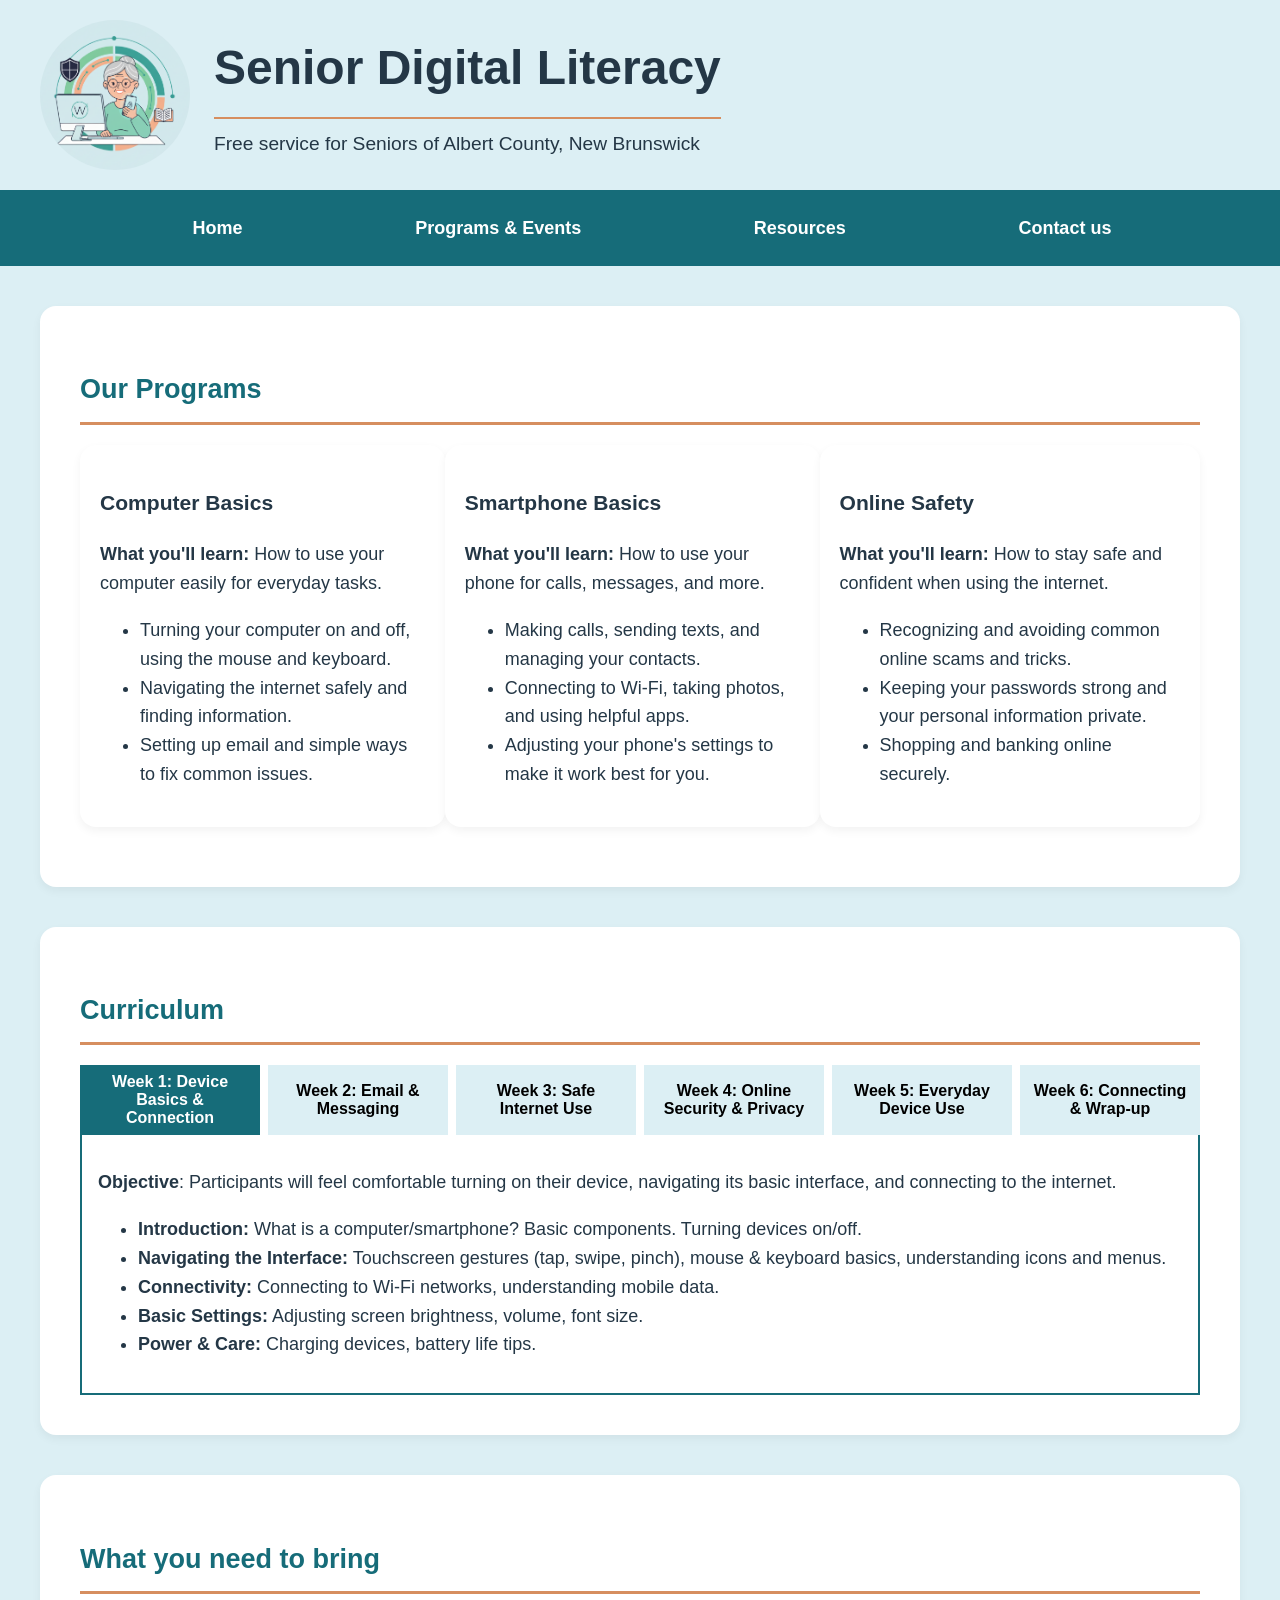
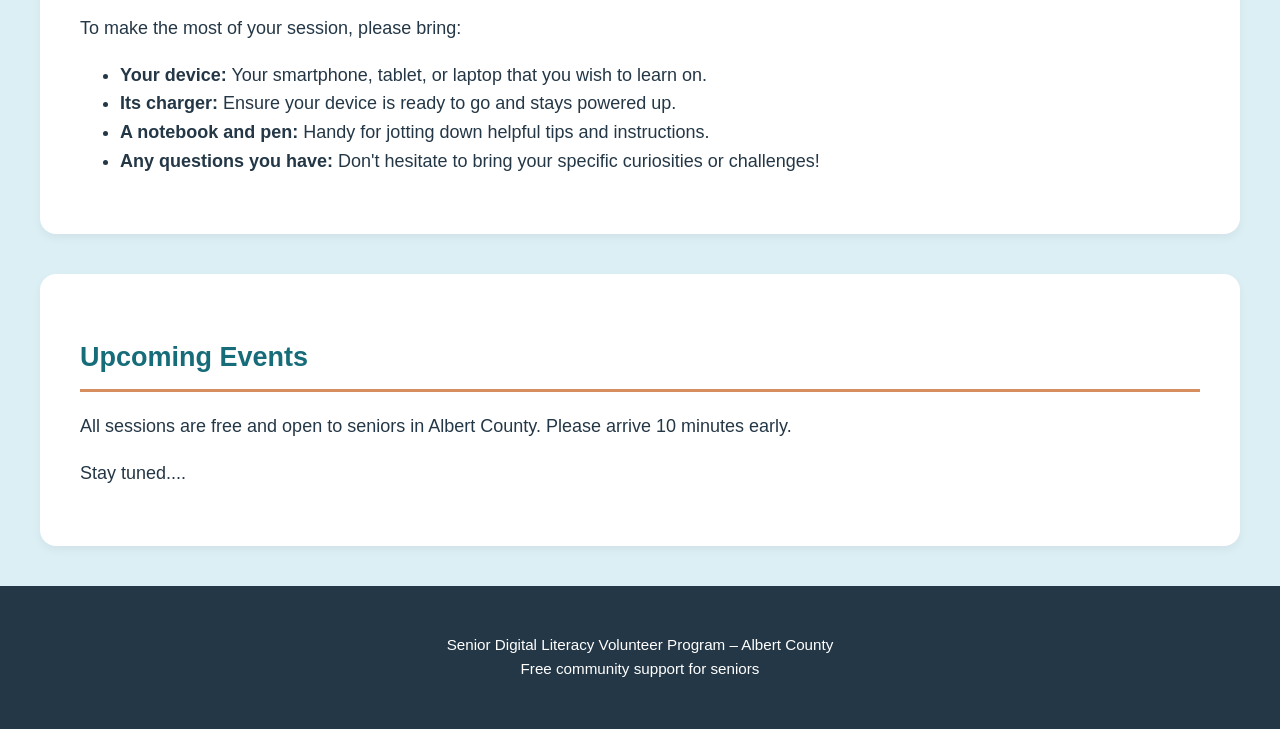
<file: programs/index.html>
﻿<!doctype html>
<html lang="en">
<head>
    <meta charset="UTF-8" />
    <meta name="viewport" content="width=device-width, initial-scale=1.0" />
    <title>Programs & Events – Senior Digital Literacy</title>
    <meta name="description"
          content="Program details and upcoming events for Senior Digital Literacy in Albert County." />
    <link rel="stylesheet" href="/assets/main.css" />
</head>
<body>
    <header>
        <div class="header-list">
            <img src="/assets/logo2.png" alt="Senior Digital Literacy Logo" />
            <div class="header-hero-wrapper">
                <h1>Senior Digital Literacy</h1>
                <p> Free service for Seniors of Albert County, New Brunswick</p>

            </div>
        </div>
    </header>

    <nav class="site-nav">
        <button class="nav-toggle" type="button" aria-expanded="false" aria-controls="site-nav-links">
            <span class="nav-toggle-icon" aria-hidden="true"></span>
            <span class="nav-toggle-text">Menu</span>
        </button>
        <div id="site-nav-links" class="nav-links">
            <a href="../">Home</a>
            <a href="../programs/">Programs & Events</a>
            <a href="../resources/">Resources</a>
            <a href="../#contact">Contact us</a>
        </div>
    </nav>

    <section id="programs" role="region" aria-label="Our Programs">
        <h2>Our Programs</h2>
        <div class="program-details">
            <div id="computer-basics" class="program-card">
                <h3>Computer Basics</h3>
                <p><strong>What you'll learn:</strong> How to use your computer easily for everyday tasks.</p>
                <ul>
                    <li>Turning your computer on and off, using the mouse and keyboard.</li>
                    <li>Navigating the internet safely and finding information.</li>
                    <li>Setting up email and simple ways to fix common issues.</li>
                </ul>
            </div>

            <div id="smartphone-basics" class="program-card">
                <h3>Smartphone Basics</h3>
                <p><strong>What you'll learn:</strong> How to use your phone for calls, messages, and more.</p>
                <ul>
                    <li>Making calls, sending texts, and managing your contacts.</li>
                    <li>Connecting to Wi-Fi, taking photos, and using helpful apps.</li>
                    <li>Adjusting your phone's settings to make it work best for you.</li>
                </ul>
            </div>

            <div id="online-safety" class="program-card">
                <h3>Online Safety</h3>
                <p><strong>What you'll learn:</strong> How to stay safe and confident when using the internet.</p>
                <ul>
                    <li>Recognizing and avoiding common online scams and tricks.</li>
                    <li>Keeping your passwords strong and your personal information private.</li>
                    <li>Shopping and banking online securely.</li>
                </ul>
            </div>
        </div>
    </section>

    <section id="curriculum" role="region" aria-label="Curriculum">
        <h2>Curriculum</h2>
        <div class="curriculum-tabs" data-tabs>
            <div class="tab-list" role="tablist" aria-label="Curriculum weeks">
                <button class="tab-button" type="button" role="tab" id="tab-week-1" aria-controls="panel-week-1" aria-selected="true">
                    <h3>Week 1: Device Basics & Connection</h3>
                </button>
                <button class="tab-button" type="button" role="tab" id="tab-week-2" aria-controls="panel-week-2" aria-selected="false">
                    <h3>Week 2: Email & Messaging</h3>
                </button>
                <button class="tab-button" type="button" role="tab" id="tab-week-3" aria-controls="panel-week-3" aria-selected="false">
                    <h3>Week 3: Safe Internet Use</h3>
                </button>
                <button class="tab-button" type="button" role="tab" id="tab-week-4" aria-controls="panel-week-4" aria-selected="false">
                    <h3>Week 4: Online Security & Privacy</h3>
                </button>
                <button class="tab-button" type="button" role="tab" id="tab-week-5" aria-controls="panel-week-5" aria-selected="false">
                    <h3>Week 5: Everyday Device Use</h3>
                </button>
                <button class="tab-button" type="button" role="tab" id="tab-week-6" aria-controls="panel-week-6" aria-selected="false">
                    <h3>Week 6: Connecting & Wrap-up</h3>
                </button>
            </div>

            <label class="tab-select-label" for="curriculum-select">Choose a week</label>
            <select id="curriculum-select" class="tab-select" aria-label="Choose a week">
                <option value="panel-week-1">Week 1: Device Basics & Connection</option>
                <option value="panel-week-2">Week 2: Email & Messaging</option>
                <option value="panel-week-3">Week 3: Safe Internet Use</option>
                <option value="panel-week-4">Week 4: Online Security & Privacy</option>
                <option value="panel-week-5">Week 5: Everyday Device Use</option>
                <option value="panel-week-6">Week 6: Connecting & Wrap-up</option>
            </select>

            <div class="tab-panel" role="tabpanel" id="panel-week-1" aria-labelledby="tab-week-1">
                <p><strong>Objective</strong>: Participants will feel comfortable turning on their device, navigating its basic interface, and connecting to the internet.</p>
                <ul>
                    <li><strong>Introduction:</strong> What is a computer/smartphone? Basic components. Turning devices on/off.</li>
                    <li><strong>Navigating the Interface:</strong> Touchscreen gestures (tap, swipe, pinch), mouse & keyboard basics, understanding icons and menus.</li>
                    <li><strong>Connectivity:</strong> Connecting to Wi-Fi networks, understanding mobile data.</li>
                    <li><strong>Basic Settings:</strong> Adjusting screen brightness, volume, font size.</li>
                    <li><strong>Power & Care:</strong> Charging devices, battery life tips.</li>
                </ul>
            </div>
            <div class="tab-panel" role="tabpanel" id="panel-week-2" aria-labelledby="tab-week-2" hidden>
                <p><strong>Objective</strong>: Participants will be able to send and receive emails and messages, and manage their contacts.</p>
                <ul>
                    <li><strong>Email Basics:</strong> Setting up an email account, composing, sending, receiving, replying, forwarding.</li>
                    <li><strong>Texting (SMS/MMS):</strong> Sending and receiving text messages on a smartphone.</li>
                    <li><strong>Messaging Apps:</strong> Introduction to apps (e.g., WhatsApp), sending messages, photos, voice notes.</li>
                    <li><strong>Managing Contacts:</strong> Adding, editing, and finding contacts.</li>
                </ul>
            </div>
            <div class="tab-panel" role="tabpanel" id="panel-week-3" aria-labelledby="tab-week-3" hidden>
                <p><strong>Objective</strong>: Participants will be able to navigate the internet to find information and understand the importance of online safety.</p>
                <ul>
                    <li><strong>What is the Internet?:</strong> How to open and use a web browser.</li>
                    <li><strong>Searching for Information:</strong> Using search engines (e.g., Google), effective search terms.</li>
                    <li><strong>Understanding Websites:</strong> Identifying reliable sources, recognizing different types of websites.</li>
                    <li><strong>Introduction to Online Safety:</strong> Why safety is crucial, understanding basic risks.</li>
                </ul>
            </div>
            <div class="tab-panel" role="tabpanel" id="panel-week-4" aria-labelledby="tab-week-4" hidden>
                <p><strong>Objective</strong>: Participants will be equipped to identify common online threats and take steps to protect their personal information.</p>
                <ul>
                    <li><strong>Recognizing Common Scams:</strong> Phishing emails, suspicious phone calls, fake links.</li>
                    <li><strong>Strong Passwords:</strong> Creating and managing secure passwords.</li>
                    <li><strong>Online Privacy:</strong> Understanding what information you share, basic privacy settings.</li>
                    <li><strong>Secure Online Transactions:</strong> Safe practices for online banking and shopping.</li>
                </ul>
            </div>
            <div class="tab-panel" role="tabpanel" id="panel-week-5" aria-labelledby="tab-week-5" hidden>
                <p><strong>Objective</strong>: Participants will be able to use their devices for practical tasks like managing photos, getting directions, and finding information.</p>
                <ul>
                    <li><strong>Photos & Videos:</strong> Taking, viewing, organizing, and deleting media.</li>
                    <li><strong>Maps & Navigation:</strong> Using map applications to find locations and get directions.</li>
                    <li><strong>Accessing Information:</strong> Reading news, checking weather, finding local services online.</li>
                    <li><strong>Introduction to Apps:</strong> What are apps? How to download and uninstall them safely from app stores.</li>
                </ul>
            </div>
            <div class="tab-panel" role="tabpanel" id="panel-week-6" aria-labelledby="tab-week-6" hidden>
                <p><strong>Objective</strong>: Participants will be able to connect with others via video calls, feel more confident troubleshooting basic issues, and know where to find further resources.</p>
                <ul>
                    <li><strong>Video Calls:</strong> Using platforms like WhatsApp, FaceTime, or Facebook Messenger to connect with family and friends.</li>
                    <li><strong>Review & Consolidation:</strong> Recap of key skills learned throughout the course.</li>
                    <li><strong>Troubleshooting Common Issues:</strong> Simple fixes for slow devices, frozen apps, connectivity problems.</li>
                    <li><strong>Useful Online Resources:</strong> Exploring helpful websites for hobbies, health, etc.</li>
                    <li><strong>Course Wrap-up:</strong> Open Q&A, certificate presentation, and encouragement for continued learning.</li>
                </ul>
            </div>
        </div>
    </section>

    <section id="whatToBring" role="region" aria-label="What you need to bring">
        <h2>What you need to bring</h2>
        <p>   To make the most of your session, please bring:</p>
        <ul>
            <li> <strong>Your device:</strong> Your smartphone, tablet, or laptop that you wish to learn on.</li>
            <li>
                <strong>
                    Its charger:
                </strong> Ensure your device is ready to go and stays powered up.
            </li>
            <li>
                <strong>
                    A notebook and pen:
                </strong> Handy for jotting down helpful tips and instructions.
            </li>
            <li> <strong>    Any questions you have:</strong> Don't hesitate to bring your specific curiosities or challenges!</li>
        </ul>
    </section>

    <section id="events" role="region" aria-label="Upcoming Events">
        <h2>Upcoming Events</h2>
        <p>All sessions are free and open to seniors in Albert County. Please arrive 10 minutes early.</p>
        <p>Stay tuned....</p>

        <table class="events-table">
            <thead>
                <tr>
                    <th>Date</th>
                    <th>Time</th>
                    <th>Program</th>
                    <th>Location</th>
                </tr>
            </thead>
            <tbody>
                <tr>
                    <td>April 10, 2026</td>
                    <td>10:00 AM – 12:00 PM</td>
                    <td>Computer Basics</td>
                    <td>Hillsborough Community Hall</td>
                </tr>
                <tr>
                    <td>April 17, 2026</td>
                    <td>1:00 PM – 3:00 PM</td>
                    <td>Smartphone Basics</td>
                    <td>Riverview Library</td>
                </tr>
                <tr>
                    <td>April 24, 2026</td>
                    <td>10:00 AM – 12:00 PM</td>
                    <td>Online Safety</td>
                    <td>Albert County Training Room</td>
                </tr>
            </tbody>
        </table>
    </section>

    <footer>
        <p>
            Senior Digital Literacy Volunteer Program – Albert County<br />
            Free community support for seniors
        </p>
    </footer>
    <script src="/assets/programs.js"></script>

</body>
</html>
</file>
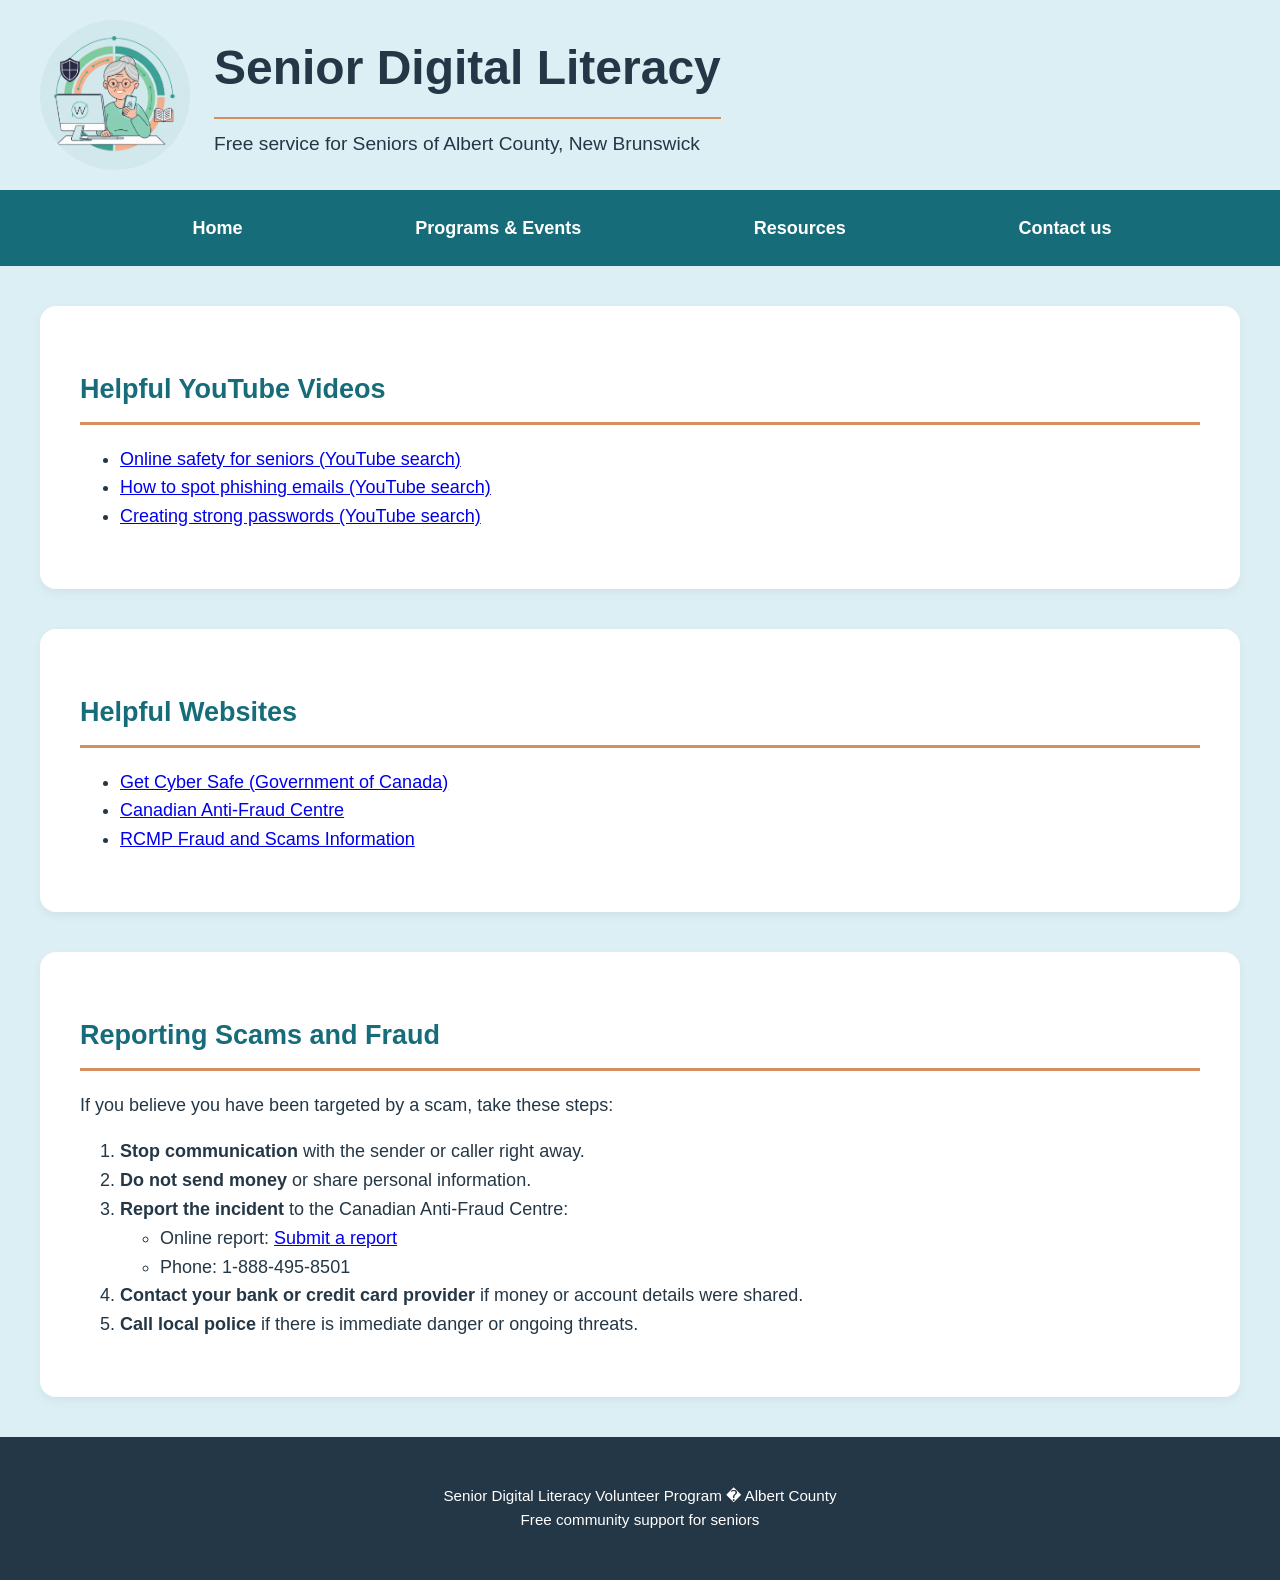
<file: resources/index.html>
<!doctype html>
<html lang="en">
<head>
    <meta charset="UTF-8" />
    <meta name="viewport" content="width=device-width, initial-scale=1.0" />
    <title>Resources - Senior Digital Literacy</title>
    <meta name="description"
          content="Helpful videos, websites, and scam reporting guidance for seniors in Albert County." />
    <link rel="stylesheet" href="/assets/main.css" />
</head>
<body>
    <header>
        <div class="header-list">
            <img src="/assets/logo2.png" alt="Senior Digital Literacy Logo" />
            <div class="header-hero-wrapper">
                <h1>Senior Digital Literacy</h1>
                <p> Free service for Seniors of Albert County, New Brunswick</p>

            </div>
        </div>
    </header>

    <nav class="site-nav">
        <button class="nav-toggle" type="button" aria-expanded="false" aria-controls="site-nav-links">
            <span class="nav-toggle-icon" aria-hidden="true"></span>
            <span class="nav-toggle-text">Menu</span>
        </button>
        <div id="site-nav-links" class="nav-links">
            <a href="../">Home</a>
            <a href="../programs/">Programs & Events</a>
            <a href="../resources/">Resources</a>
            <a href="../#contact">Contact us</a>
        </div>
    </nav>

    <section id="videos">
        <h2>Helpful YouTube Videos</h2>
        <ul>
            <li><a href="https://www.youtube.com/results?search_query=online+safety+for+seniors" target="_blank">Online safety for seniors (YouTube search)</a></li>
            <li><a href="https://www.youtube.com/results?search_query=how+to+spot+phishing+emails" target="_blank">How to spot phishing emails (YouTube search)</a></li>
            <li><a href="https://www.youtube.com/results?search_query=creating+strong+passwords" target="_blank">Creating strong passwords (YouTube search)</a></li>
        </ul>
    </section>

    <section id="webpages">
        <h2>Helpful Websites</h2>
        <ul>
            <li><a href="https://www.getcybersafe.gc.ca/en" target="_blank">Get Cyber Safe (Government of Canada)</a></li>
            <li><a href="https://www.antifraudcentre-centreantifraude.ca/index-eng.htm" target="_blank">Canadian Anti-Fraud Centre</a></li>
            <li><a href="https://www.rcmp-grc.gc.ca/en/fraud" target="_blank">RCMP Fraud and Scams Information</a></li>
        </ul>
    </section>

    <section id="reporting">
        <h2>Reporting Scams and Fraud</h2>
        <p>If you believe you have been targeted by a scam, take these steps:</p>
        <ol>
            <li><strong>Stop communication</strong> with the sender or caller right away.</li>
            <li><strong>Do not send money</strong> or share personal information.</li>
            <li>
                <strong>Report the incident</strong> to the Canadian Anti-Fraud Centre:
                <ul>
                    <li>Online report: <a href="https://www.antifraudcentre-centreantifraude.ca/report-signalez-eng.htm" target="_blank">Submit a report</a></li>
                    <li>Phone: 1-888-495-8501</li>
                </ul>
            </li>
            <li><strong>Contact your bank or credit card provider</strong> if money or account details were shared.</li>
            <li><strong>Call local police</strong> if there is immediate danger or ongoing threats.</li>
        </ol>
    </section>

    <footer>
        <p>
            Senior Digital Literacy Volunteer Program � Albert County<br />
            Free community support for seniors
        </p>
    </footer>
    <script src="/assets/programs.js"></script>
</body>
</html>
</file>
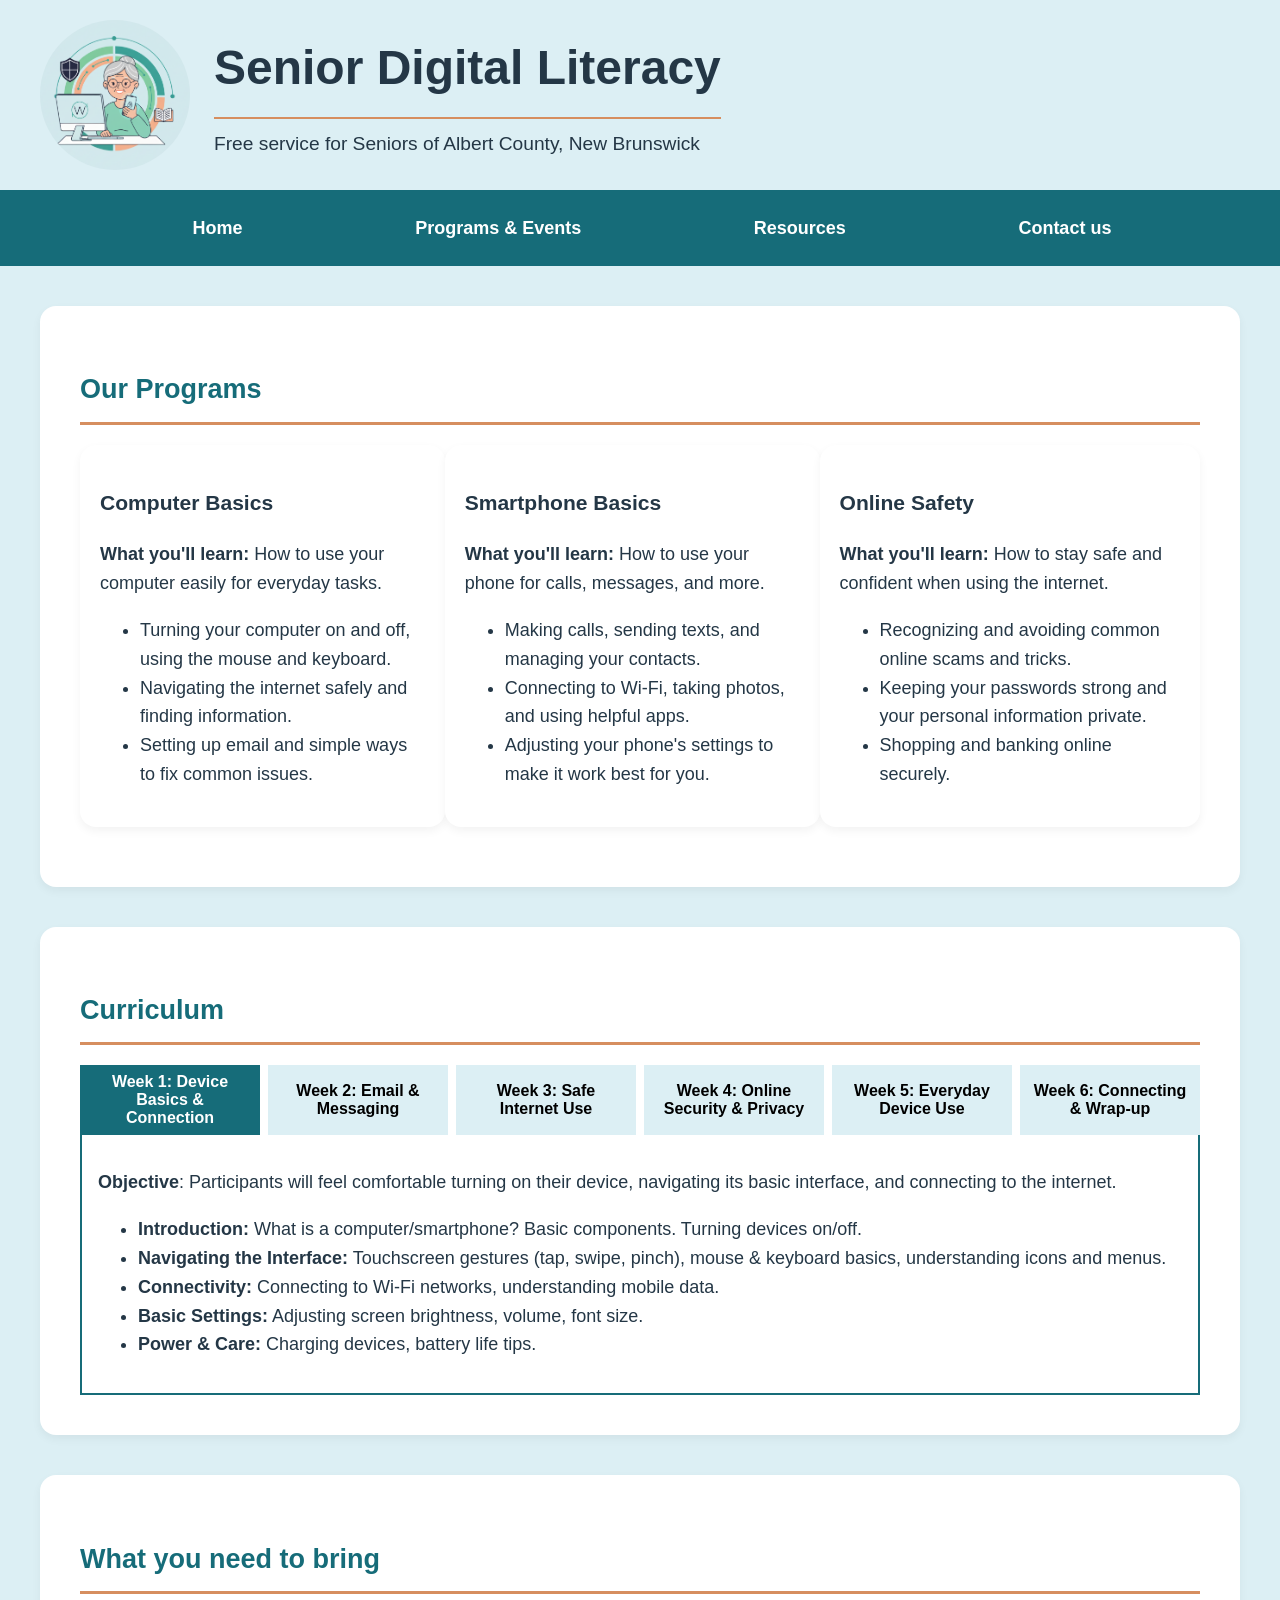
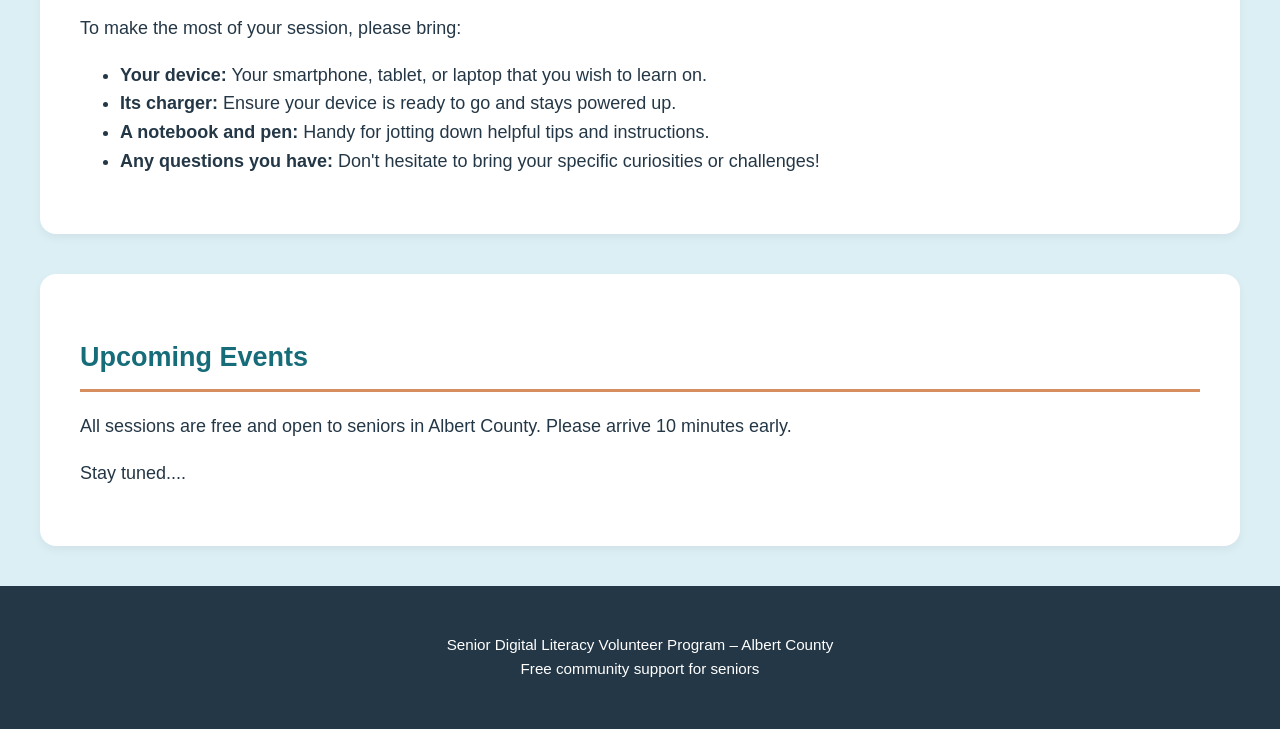
<file: programs.html>
﻿<!doctype html>
<html lang="en">
<head>
    <meta charset="UTF-8" />
    <meta name="viewport" content="width=device-width, initial-scale=1.0" />
    <title>Programs & Events – Senior Digital Literacy</title>
    <meta name="description"
          content="Program details and upcoming events for Senior Digital Literacy in Albert County." />
    <link rel="stylesheet" href="assets/main.css" />
</head>
<body>
    <header>
        <div class="header-list">
            <img src="assets/logo2.png" alt="Senior Digital Literacy Logo" />
            <div class="header-hero-wrapper">
                <h1>Senior Digital Literacy</h1>
                <p> Free service for Seniors of Albert County, New Brunswick</p>

            </div>
        </div>
    </header>

    <nav class="site-nav">
        <button class="nav-toggle" type="button" aria-expanded="false" aria-controls="site-nav-links">
            <span class="nav-toggle-icon" aria-hidden="true"></span>
            <span class="nav-toggle-text">Menu</span>
        </button>
        <div id="site-nav-links" class="nav-links">
            <a href="/index">Home</a>
            <a href="/programs">Programs & Events</a>
            <a href="/resources">Resources</a>
            <a href="/index#contact">Contact us</a>
        </div>
    </nav>

    <section id="programs" role="region" aria-label="Our Programs">
        <h2>Our Programs</h2>
        <div class="program-details">
            <div id="computer-basics" class="program-card">
                <h3>Computer Basics</h3>
                <p><strong>What you'll learn:</strong> How to use your computer easily for everyday tasks.</p>
                <ul>
                    <li>Turning your computer on and off, using the mouse and keyboard.</li>
                    <li>Navigating the internet safely and finding information.</li>
                    <li>Setting up email and simple ways to fix common issues.</li>
                </ul>
            </div>

            <div id="smartphone-basics" class="program-card">
                <h3>Smartphone Basics</h3>
                <p><strong>What you'll learn:</strong> How to use your phone for calls, messages, and more.</p>
                <ul>
                    <li>Making calls, sending texts, and managing your contacts.</li>
                    <li>Connecting to Wi-Fi, taking photos, and using helpful apps.</li>
                    <li>Adjusting your phone's settings to make it work best for you.</li>
                </ul>
            </div>

            <div id="online-safety" class="program-card">
                <h3>Online Safety</h3>
                <p><strong>What you'll learn:</strong> How to stay safe and confident when using the internet.</p>
                <ul>
                    <li>Recognizing and avoiding common online scams and tricks.</li>
                    <li>Keeping your passwords strong and your personal information private.</li>
                    <li>Shopping and banking online securely.</li>
                </ul>
            </div>
        </div>
    </section>

    <section id="curriculum" role="region" aria-label="Curriculum">
        <h2>Curriculum</h2>
        <div class="curriculum-tabs" data-tabs>
            <div class="tab-list" role="tablist" aria-label="Curriculum weeks">
                <button class="tab-button" type="button" role="tab" id="tab-week-1" aria-controls="panel-week-1" aria-selected="true">
                    <h3>Week 1: Device Basics & Connection</h3>
                </button>
                <button class="tab-button" type="button" role="tab" id="tab-week-2" aria-controls="panel-week-2" aria-selected="false">
                    <h3>Week 2: Email & Messaging</h3>
                </button>
                <button class="tab-button" type="button" role="tab" id="tab-week-3" aria-controls="panel-week-3" aria-selected="false">
                    <h3>Week 3: Safe Internet Use</h3>
                </button>
                <button class="tab-button" type="button" role="tab" id="tab-week-4" aria-controls="panel-week-4" aria-selected="false">
                    <h3>Week 4: Online Security & Privacy</h3>
                </button>
                <button class="tab-button" type="button" role="tab" id="tab-week-5" aria-controls="panel-week-5" aria-selected="false">
                    <h3>Week 5: Everyday Device Use</h3>
                </button>
                <button class="tab-button" type="button" role="tab" id="tab-week-6" aria-controls="panel-week-6" aria-selected="false">
                    <h3>Week 6: Connecting & Wrap-up</h3>
                </button>
            </div>

            <label class="tab-select-label" for="curriculum-select">Choose a week</label>
            <select id="curriculum-select" class="tab-select" aria-label="Choose a week">
                <option value="panel-week-1">Week 1: Device Basics & Connection</option>
                <option value="panel-week-2">Week 2: Email & Messaging</option>
                <option value="panel-week-3">Week 3: Safe Internet Use</option>
                <option value="panel-week-4">Week 4: Online Security & Privacy</option>
                <option value="panel-week-5">Week 5: Everyday Device Use</option>
                <option value="panel-week-6">Week 6: Connecting & Wrap-up</option>
            </select>

            <div class="tab-panel" role="tabpanel" id="panel-week-1" aria-labelledby="tab-week-1">
                <p><strong>Objective</strong>: Participants will feel comfortable turning on their device, navigating its basic interface, and connecting to the internet.</p>
                <ul>
                    <li><strong>Introduction:</strong> What is a computer/smartphone? Basic components. Turning devices on/off.</li>
                    <li><strong>Navigating the Interface:</strong> Touchscreen gestures (tap, swipe, pinch), mouse & keyboard basics, understanding icons and menus.</li>
                    <li><strong>Connectivity:</strong> Connecting to Wi-Fi networks, understanding mobile data.</li>
                    <li><strong>Basic Settings:</strong> Adjusting screen brightness, volume, font size.</li>
                    <li><strong>Power & Care:</strong> Charging devices, battery life tips.</li>
                </ul>
            </div>
            <div class="tab-panel" role="tabpanel" id="panel-week-2" aria-labelledby="tab-week-2" hidden>
                <p><strong>Objective</strong>: Participants will be able to send and receive emails and messages, and manage their contacts.</p>
                <ul>
                    <li><strong>Email Basics:</strong> Setting up an email account, composing, sending, receiving, replying, forwarding.</li>
                    <li><strong>Texting (SMS/MMS):</strong> Sending and receiving text messages on a smartphone.</li>
                    <li><strong>Messaging Apps:</strong> Introduction to apps (e.g., WhatsApp), sending messages, photos, voice notes.</li>
                    <li><strong>Managing Contacts:</strong> Adding, editing, and finding contacts.</li>
                </ul>
            </div>
            <div class="tab-panel" role="tabpanel" id="panel-week-3" aria-labelledby="tab-week-3" hidden>
                <p><strong>Objective</strong>: Participants will be able to navigate the internet to find information and understand the importance of online safety.</p>
                <ul>
                    <li><strong>What is the Internet?:</strong> How to open and use a web browser.</li>
                    <li><strong>Searching for Information:</strong> Using search engines (e.g., Google), effective search terms.</li>
                    <li><strong>Understanding Websites:</strong> Identifying reliable sources, recognizing different types of websites.</li>
                    <li><strong>Introduction to Online Safety:</strong> Why safety is crucial, understanding basic risks.</li>
                </ul>
            </div>
            <div class="tab-panel" role="tabpanel" id="panel-week-4" aria-labelledby="tab-week-4" hidden>
                <p><strong>Objective</strong>: Participants will be equipped to identify common online threats and take steps to protect their personal information.</p>
                <ul>
                    <li><strong>Recognizing Common Scams:</strong> Phishing emails, suspicious phone calls, fake links.</li>
                    <li><strong>Strong Passwords:</strong> Creating and managing secure passwords.</li>
                    <li><strong>Online Privacy:</strong> Understanding what information you share, basic privacy settings.</li>
                    <li><strong>Secure Online Transactions:</strong> Safe practices for online banking and shopping.</li>
                </ul>
            </div>
            <div class="tab-panel" role="tabpanel" id="panel-week-5" aria-labelledby="tab-week-5" hidden>
                <p><strong>Objective</strong>: Participants will be able to use their devices for practical tasks like managing photos, getting directions, and finding information.</p>
                <ul>
                    <li><strong>Photos & Videos:</strong> Taking, viewing, organizing, and deleting media.</li>
                    <li><strong>Maps & Navigation:</strong> Using map applications to find locations and get directions.</li>
                    <li><strong>Accessing Information:</strong> Reading news, checking weather, finding local services online.</li>
                    <li><strong>Introduction to Apps:</strong> What are apps? How to download and uninstall them safely from app stores.</li>
                </ul>
            </div>
            <div class="tab-panel" role="tabpanel" id="panel-week-6" aria-labelledby="tab-week-6" hidden>
                <p><strong>Objective</strong>: Participants will be able to connect with others via video calls, feel more confident troubleshooting basic issues, and know where to find further resources.</p>
                <ul>
                    <li><strong>Video Calls:</strong> Using platforms like WhatsApp, FaceTime, or Facebook Messenger to connect with family and friends.</li>
                    <li><strong>Review & Consolidation:</strong> Recap of key skills learned throughout the course.</li>
                    <li><strong>Troubleshooting Common Issues:</strong> Simple fixes for slow devices, frozen apps, connectivity problems.</li>
                    <li><strong>Useful Online Resources:</strong> Exploring helpful websites for hobbies, health, etc.</li>
                    <li><strong>Course Wrap-up:</strong> Open Q&A, certificate presentation, and encouragement for continued learning.</li>
                </ul>
            </div>
        </div>
    </section>

    <section id="whatToBring" role="region" aria-label="What you need to bring">
        <h2>What you need to bring</h2>
        <p>   To make the most of your session, please bring:</p>
        <ul>
            <li> <strong>Your device:</strong> Your smartphone, tablet, or laptop that you wish to learn on.</li>
            <li>
                <strong>
                    Its charger:
                </strong> Ensure your device is ready to go and stays powered up.
            </li>
            <li>
                <strong>
                    A notebook and pen:
                </strong> Handy for jotting down helpful tips and instructions.
            </li>
            <li> <strong>    Any questions you have:</strong> Don't hesitate to bring your specific curiosities or challenges!</li>
        </ul>
    </section>

    <section id="events" role="region" aria-label="Upcoming Events">
        <h2>Upcoming Events</h2>
        <p>All sessions are free and open to seniors in Albert County. Please arrive 10 minutes early.</p>
        <p>Stay tuned....</p>

        <table class="events-table">
            <thead>
                <tr>
                    <th>Date</th>
                    <th>Time</th>
                    <th>Program</th>
                    <th>Location</th>
                </tr>
            </thead>
            <tbody>
                <tr>
                    <td>April 10, 2026</td>
                    <td>10:00 AM – 12:00 PM</td>
                    <td>Computer Basics</td>
                    <td>Hillsborough Community Hall</td>
                </tr>
                <tr>
                    <td>April 17, 2026</td>
                    <td>1:00 PM – 3:00 PM</td>
                    <td>Smartphone Basics</td>
                    <td>Riverview Library</td>
                </tr>
                <tr>
                    <td>April 24, 2026</td>
                    <td>10:00 AM – 12:00 PM</td>
                    <td>Online Safety</td>
                    <td>Albert County Training Room</td>
                </tr>
            </tbody>
        </table>
    </section>

    <footer>
        <p>
            Senior Digital Literacy Volunteer Program – Albert County<br />
            Free community support for seniors
        </p>
    </footer>
    <script src="assets/programs.js"></script>

</body>
</html>
</file>
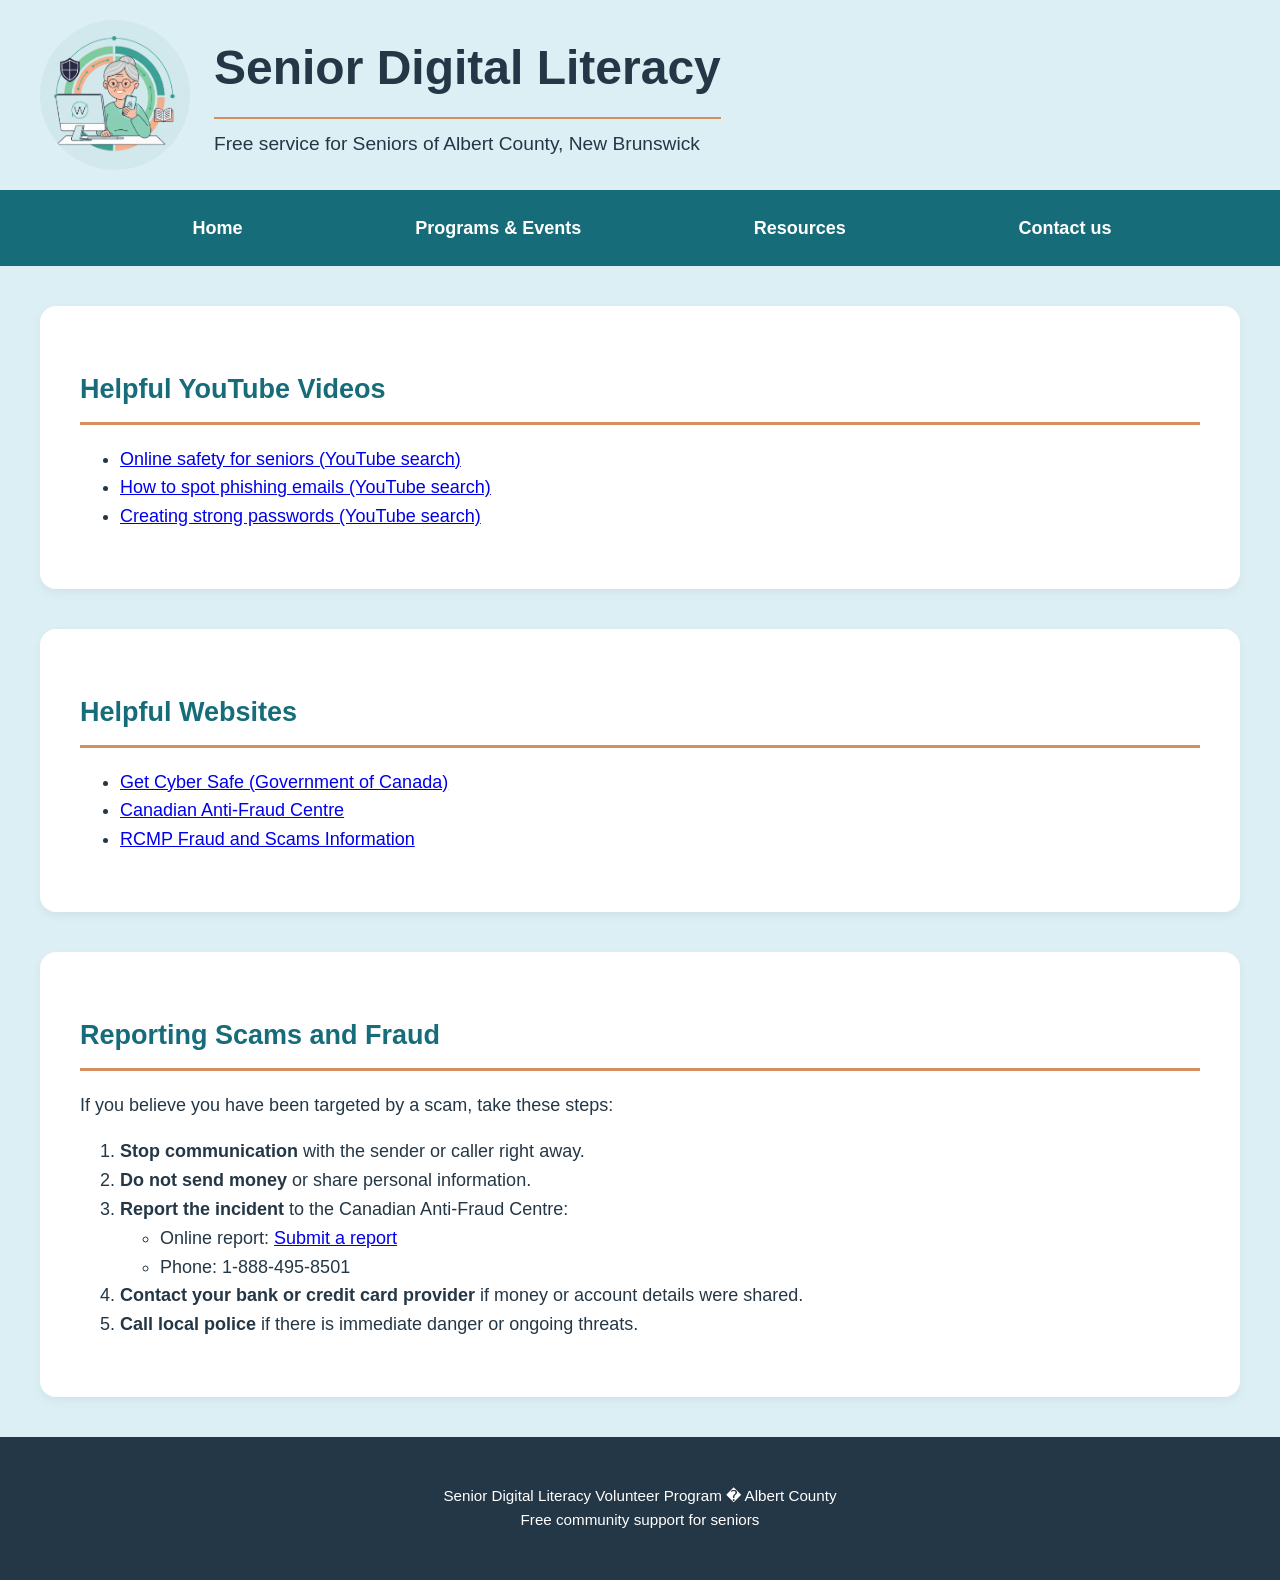
<file: resources.html>
<!doctype html>
<html lang="en">
<head>
    <meta charset="UTF-8" />
    <meta name="viewport" content="width=device-width, initial-scale=1.0" />
    <title>Resources � Senior Digital Literacy</title>
    <meta name="description"
          content="Helpful videos, websites, and scam reporting guidance for seniors in Albert County." />
    <link rel="stylesheet" href="assets/main.css" />
</head>
<body>
    <header>
        <div class="header-list">
            <img src="assets/logo2.png" alt="Senior Digital Literacy Logo" />
            <div class="header-hero-wrapper">
                <h1>Senior Digital Literacy</h1>
                <p> Free service for Seniors of Albert County, New Brunswick</p>

            </div>
        </div>
    </header>

    <nav class="site-nav">
        <button class="nav-toggle" type="button" aria-expanded="false" aria-controls="site-nav-links">
            <span class="nav-toggle-icon" aria-hidden="true"></span>
            <span class="nav-toggle-text">Menu</span>
        </button>
        <div id="site-nav-links" class="nav-links">
            <a href="index.html">Home</a>
            <a href="programs.html">Programs & Events</a>
            <a href="resources.html">Resources</a>
            <a href="index.html#contact">Contact us</a>
        </div>
    </nav>

    <section id="videos">
        <h2>Helpful YouTube Videos</h2>
        <ul>
            <li><a href="https://www.youtube.com/results?search_query=online+safety+for+seniors" target="_blank">Online safety for seniors (YouTube search)</a></li>
            <li><a href="https://www.youtube.com/results?search_query=how+to+spot+phishing+emails" target="_blank">How to spot phishing emails (YouTube search)</a></li>
            <li><a href="https://www.youtube.com/results?search_query=creating+strong+passwords" target="_blank">Creating strong passwords (YouTube search)</a></li>
        </ul>
    </section>

    <section id="webpages">
        <h2>Helpful Websites</h2>
        <ul>
            <li><a href="https://www.getcybersafe.gc.ca/en" target="_blank">Get Cyber Safe (Government of Canada)</a></li>
            <li><a href="https://www.antifraudcentre-centreantifraude.ca/index-eng.htm" target="_blank">Canadian Anti-Fraud Centre</a></li>
            <li><a href="https://www.rcmp-grc.gc.ca/en/fraud" target="_blank">RCMP Fraud and Scams Information</a></li>
        </ul>
    </section>

    <section id="reporting">
        <h2>Reporting Scams and Fraud</h2>
        <p>If you believe you have been targeted by a scam, take these steps:</p>
        <ol>
            <li><strong>Stop communication</strong> with the sender or caller right away.</li>
            <li><strong>Do not send money</strong> or share personal information.</li>
            <li>
                <strong>Report the incident</strong> to the Canadian Anti-Fraud Centre:
                <ul>
                    <li>Online report: <a href="https://www.antifraudcentre-centreantifraude.ca/report-signalez-eng.htm" target="_blank">Submit a report</a></li>
                    <li>Phone: 1-888-495-8501</li>
                </ul>
            </li>
            <li><strong>Contact your bank or credit card provider</strong> if money or account details were shared.</li>
            <li><strong>Call local police</strong> if there is immediate danger or ongoing threats.</li>
        </ol>
    </section>

    <footer>
        <p>
            Senior Digital Literacy Volunteer Program � Albert County<br />
            Free community support for seniors
        </p>
    </footer>
</body>
</html>
</file>
<file: assets/main.css>
/* ==========================================================================
   Root Variables
   ========================================================================== */
:root {
  --accent-green: #4aa389; /* accesible green */
  --accent-peach: #d68e5f; /* accessible peach */
  --dark-text: #243746;
  --light-bg: #dceff4;
  --primary: #166c79; /* accessible teal for white background */
  --white: #ffffff;
}

/* ==========================================================================
   Base / Reset
   ========================================================================== */
* {
  box-sizing: border-box;
}

body {
  background-color: var(--light-bg)!important;
  color: var(--dark-text)!important;
  font-family: "Segoe UI", Tahoma, Geneva, Verdana, sans-serif;
  font-size: 18px!important;
  line-height: 1.6;
  margin: 0;
}

/* ==========================================================================
   Header
   ========================================================================== */
header {
  align-items: center;
  box-shadow: 0 2px 6px rgba(0, 0, 0, 0.05);
  display: flex;
  gap: 1.5rem;
  padding: 20px 40px;
}

header h1 {
  font-size: 48px;
  margin: 0;
}

header img {
  border-radius: 50%;
  height: 150px;
  width: 150px;
}

.header-hero-wrapper {
  display: flex;
  flex-direction: column;
  justify-content: center;
}

.header-list {
  align-items: center;
  display: flex;
  gap: 1.5rem;
}

  .header-list p {
    border-top: 2px solid var(--accent-peach);
    color: var(--dark-text);
    font-size: 1.2rem;
    margin: 0;
    margin-top: 10px;
    padding-top: 10px;
  }

/* ==========================================================================
   Navigation
   ========================================================================== */
nav {
  background: var(--primary);
  padding: 1rem;
  text-align: left;
  padding-left: 40px;

}

.nav-links {
  display: grid;
  grid-template-columns: repeat(4, auto);
  column-gap: 20px;
  justify-content: space-evenly;
}

.nav-toggle {
  align-items: center;
  background: transparent !important;
  border: 2px solid var(--accent-peach);
  color: var(--white);
  display: none;
  font-weight: bold;
  gap: 0.5rem;
  margin: 0;
  padding: 0.4rem 0.75rem;
}

.nav-toggle-icon {
  background: var(--white);
  display: inline-block;
  height: 2px;
  position: relative;
  width: 24px;
}

.nav-toggle-icon::before,
.nav-toggle-icon::after {
  background: var(--white);
  content: "";
  height: 2px;
  left: 0;
  position: absolute;
  width: 24px;
}

.nav-toggle-icon::before {
  top: -7px;
}

.nav-toggle-icon::after {
  top: 7px;
}

nav a {
  color: var(--white);
  font-weight: bold;
  text-decoration: none;
  min-width: 44px;
  min-height: 44px;
  display: inline-flex;
  align-items: center;
}
nav a:hover {
  text-decoration: underline;
}

/* ==========================================================================
   Hero
   ========================================================================== */
.hero {
  background: var(--white);
  border: 2px solid var(--bs-gray-200);
  border-radius: 16px;
  box-shadow: 0 4px 10px rgba(0, 0, 0, 0.05);
  display: grid;
  grid-template-columns: repeat(2, auto);
  column-gap: 20px;
  text-align: center;
  margin: 40px;
}

  .hero div:not(:first-of-type) {
    padding: 40px;
    text-align: left;
    width: auto;
  }

  .hero h2 {
    font-size: 36px;
    margin-bottom: 1rem;
  }

  .hero img {
    position: relative;
    margin: 20px;
    border-radius: 16px;
  }

/* ==========================================================================
   Buttons
   ========================================================================== */
.button,
button.button,
input.button,
a.button {
  background: var(--primary);
  color: var(--white);
  padding: 0.75rem 1.25rem;
  border-radius: 6px;
  border: none;
  font-weight: 600;
  -webkit-text-decoration: none;
  text-decoration: none;
}

  .button.secondary {
    background: var(--accent-green);
    color: var(--white);
  }

/* ==========================================================================
   Cards
   ========================================================================== */
.cards {
  display: grid;
  gap: 1.5rem;
  grid-template-columns: repeat(3, 1fr);
  margin-top: 2rem;
}

.card-box {
  background: var(--white);
  border: 3px solid var(--bs-gray-200);
  border-radius: 16px;
  box-shadow: 0 4px 10px rgba(0, 0, 0, 0.05);
  display: flex;
  flex-direction: column;
  padding: 2rem;
  align-items: flex-start;
}

.card-box > div:first-child {
  flex: 1;
}

.card-box > div:last-child {
  flex: 1;
}

.card-box h3, .modal-title h5 {
  color: var(--primary);
  margin-top: 0;
}

.card-box img {
  object-fit: contain;
  height: auto;
  width: 100%;
}

.card-box button {
  background-color: var(--primary);
  border: none;
  border-radius: 8px;
  color: var(--white);
  margin-top: 1rem;
  padding: 0.5rem 1rem;
}

  .card-box button:hover,
  .button:hover {
    background-color: var(--light-bg);
    border: 1px solid var(--accent-peach);
    color: var(--primary);
    cursor: pointer;
  }

/* ==========================================================================
   Contact / Social
   ========================================================================== */
.contact {
  margin: auto;
}

  .contact > div:not(.social):not(.contact-box) {
    align-items: flex-start;
    display: grid;
    gap: 40px;
    grid-template-columns: 1fr 1fr;
    padding: 40px;
    width: 100%;
  }

.contact section #contact {
  grid-column: 1 / 2;
  margin: 0;
  padding: 30px;
}

.contact section #volunteer {
  grid-column: 2 / 3;
  margin: 0;
  padding: 30px;
}

.contact svg {
  fill: var(--primary);
  height: 40px;
  margin-right: 10px;
  vertical-align: middle;
  width: 40px;
}

.contact-box {
  display: block;
}

.contact-box .button {
  margin-top: 0;
}
.social {
  margin: 0 0 20px 0 !important;
}

/* ==========================================================================
   Footer
   ========================================================================== */
footer {
  background: var(--dark-text);
  color: var(--white);
  font-size: 0.95rem;
  padding: 2rem 1.5rem;
  text-align: center;
}

/* ==========================================================================
   Quote
   ========================================================================== */
.quote {
  text-align: center;
  font-size: 16px;
  }

/* ==========================================================================
   Sections
   ========================================================================== */
section:not(#contact):not(#volunteer):not(.contact):not(.hero):not(.quote) {
  margin: 40px;
  padding: 40px;
  border: 2px solid var(--bs-gray-200);
  border-radius: 16px;
  box-shadow: 0 4px 10px rgba(0, 0, 0, 0.05);
  background: var(--white);
}

section h2:not(.hero h2) {
  border-bottom: 3px solid var(--accent-peach);
  padding-bottom: 10px;
  margin-bottom: 20px;
  color: var(--primary);
}

/* ==========================================================================
   Layout Helpers
   ========================================================================== */
.flex-box {
  display: flex;
  flex-direction: column;
  justify-content: space-between;
  margin-left: 20px;
  align-items: flex-start;
}

.program-details {
  display: flex;
  flex-direction: row;
  justify-content: space-evenly;
}

.program-card {
  background: var(--white);
  border: 2px solid var(--bs-gray-200);
  border-radius: 16px;
  box-shadow: 0 4px 10px rgba(0, 0, 0, 0.05);
  margin-bottom: 20px;
  padding: 20px;
}

/* ==========================================================================
   Tables
   ========================================================================== */
.events-table {
  border-collapse: collapse;
  width: 100%;
  display:none;
}

.events-table th,
.events-table td {
  border-bottom: 1px solid var(--bs-gray-200);
  padding: 12px 10px;
  text-align: left;
}

.events-table th {
  color: var(--primary);
  font-weight: bold;
}

/* ==========================================================================
   Modal
   ========================================================================== */
.modal-header .btn-close {
  background: var(--primary);
  border: none;
  font-size: 1.5rem;
  line-height: 1;
  color: var(--white);
}

/* ==========================================================================
   Forms
   ========================================================================== */
form {
  display: flex;
  flex-direction: column;
  gap: 15px;
  margin: 40px;
}

form input, textarea {
  border: 1px solid var(--bs-gray-200) !important;
  border-radius: 8px !important;
  padding: 10px !important;
  width: 100%;
  background-color: var( --light-bg) !important;
}
.curriculum-tabs {
  margin-top: 1rem;
}

  .curriculum-tabs .tab-list {
    display: grid;
    grid-template-columns: repeat(6, 1fr);
    gap: 0.5rem;
    flex-wrap: wrap;
  }

  .curriculum-tabs .tab-button {
    background: var(--light-bg);
    border: 1px solid var(--bs-gray-200);
    padding: 0.5rem 0.75rem;
    cursor: pointer;
  }

    .curriculum-tabs .tab-button h3 {
      margin: 0;
      font-size: 1rem;
    }

    .curriculum-tabs .tab-button[aria-selected="true"] {
      color: var(--white);
      background: var(--primary);
      box-shadow: inset 0 -2px 0 var(--primary);
    }

  .curriculum-tabs .tab-panel {
    border-bottom: 2px solid var(--primary);
    border-left: 2px solid var(--primary);
    border-right: 2px solid var(--primary);
    padding: 1rem;
    margin-top: -1px;
  }

  .curriculum-tabs .tab-select-label,
  .curriculum-tabs .tab-select {
    display: none;
  }

/* ==========================================================================
   Responsive (<= 900px)
   ========================================================================== */
@media (min-width:768px) and (max-width: 900px) {
  header {
    flex-direction: column;
    text-align: center;
  }

  .hero {
    flex-direction: column;
    display: flex;
  }

    .hero div:not(:first-of-type) {
      margin: unset;
      width: 100%;
    }

  .contact-box {
    display: block !important;
  }

  .cards {
    grid-template-columns: 1fr;
    grid-template-rows: auto auto auto;
  }

  .card-box {
    flex-direction: row;
    display: grid;
    grid-template-columns: repeat(2, 1fr);
  }

    .card-box > div:first-child,
    .card-box > div:last-child {
      flex: 0 0 auto;
    }

    .card-box img {
      height: auto;
    }

  .contact section #contact,
  .contact section #volunteer {
    grid-column: auto;
  }

  .events-table,
  .events-table thead,
  .events-table tbody,
  .events-table th,
  .events-table td,
  .events-table tr {
    display: none;
  }

    .events-table thead {
      display: none;
    }

    .events-table tr {
      background: var(--white);
      border: 1px solid var(--bs-gray-200);
      border-radius: 12px;
      margin-bottom: 16px;
      padding: 10px;
    }

    .events-table td {
      border: none;
      padding: 6px 0;
    }

      .events-table td::before {
        color: var(--primary);
        content: attr(data-label);
        display: block;
        font-weight: bold;
        margin-bottom: 2px;
      }

  .program-details {
    flex-direction: column;
    padding: 0;
  }

  .program-card {
    margin-bottom: 0;
    padding: 0;
  }
}

  /* ==========================================================================
   Responsive (<= 767.98px)
   ========================================================================== */
  @media (max-width: 767.98px) {
    .header-list {
      flex-direction: column;
      text-align: center;
    }

    .hero {
      align-items: center;
      border-radius: unset;
      margin: unset;
      margin-bottom: 40px;
      flex-direction: column;
      display: flex;
      overflow: hidden;
    }

      .hero img {
        position: relative;           
        width: 100%;
        margin: unset;
        border-radius: 0;
      }


    section:not(#contact):not(#volunteer):not(.contact):not(.hero):not(.quote) {
      margin: unset;
      margin-bottom: 40px;
      padding: 20px;
    }

    .hero h2 {
      font-size: 2rem;
      margin-bottom: 1rem;
    }

    .hero div:not(:first-of-type) {
      margin: unset;
      width: 100%;
    }

    #about h5 {
      margin-top: 20px;
    }

    #about,
    #services {
      margin: 40px 20px 0 20px;
    }

    .contact {
      padding: 20px;
    }

      .contact > div:not(.social):not(.contact-box) {
        grid-template-columns: 1fr;
        margin: unset !important;
        padding: unset !important;
        gap: 20px !important;
      }

    .contact-box {
      margin: unset !important;
      display: block !important;
    }

      .contact-box div {
        display: block !important;
        margin: 0 0 20px 0 !important;
      }

    .cards {
      grid-template-columns: 1fr;
    }

    .card-box {
      flex-direction: column;
    }

      .card-box > div:first-child,
      .card-box > div:last-child {
        flex: 0 0 auto;
      }

      .card-box img {
        height: auto;
      }

    .events-table,
    .events-table thead,
    .events-table tbody,
    .events-table th,
    .events-table td,
    .events-table tr {
      display: none;
    }

      .events-table thead {
        display: none;
      }

    .program-details {
      flex-direction: column;
      padding: 0;
    }

    .program-card {
      margin-bottom: 0;
      padding: 0;
    }

    .events-table tr {
      background: var(--white);
      border: 1px solid var(--bs-gray-200);
      border-radius: 12px;
      margin-bottom: 16px;
      padding: 10px;
    }

    .events-table td {
      border: none;
      padding: 6px 0;
    }

      .events-table td::before {
        color: var(--primary);
        content: attr(data-label);
        display: block;
        font-weight: bold;
        margin-bottom: 2px;
      }

    nav {
      padding-left: 1rem;
    }

    .nav-toggle {
      display: inline-flex !important;
    }

    .nav-links {
      display: none;
      flex-direction: column;
      align-items: flex-start;
      padding-top: 1rem;
    }

    nav.is-open .nav-links {
      display: flex;
    }

    nav a {
      margin: 0.5rem 0;
    }

    .curriculum-tabs .tab-list {
      display: none;
    }

    .curriculum-tabs .tab-select-label,
    .curriculum-tabs .tab-select {
      display: flex;
      padding: 20px;
      font-size: 16px;
      white-space:break-spaces
    }

    .curriculum-tabs .tab-select {
      width: 100%;
      margin-bottom: 1rem;
    }

    .curriculum-tabs .tab-panel {
      margin-top: 0;
    }
  }
</file>
